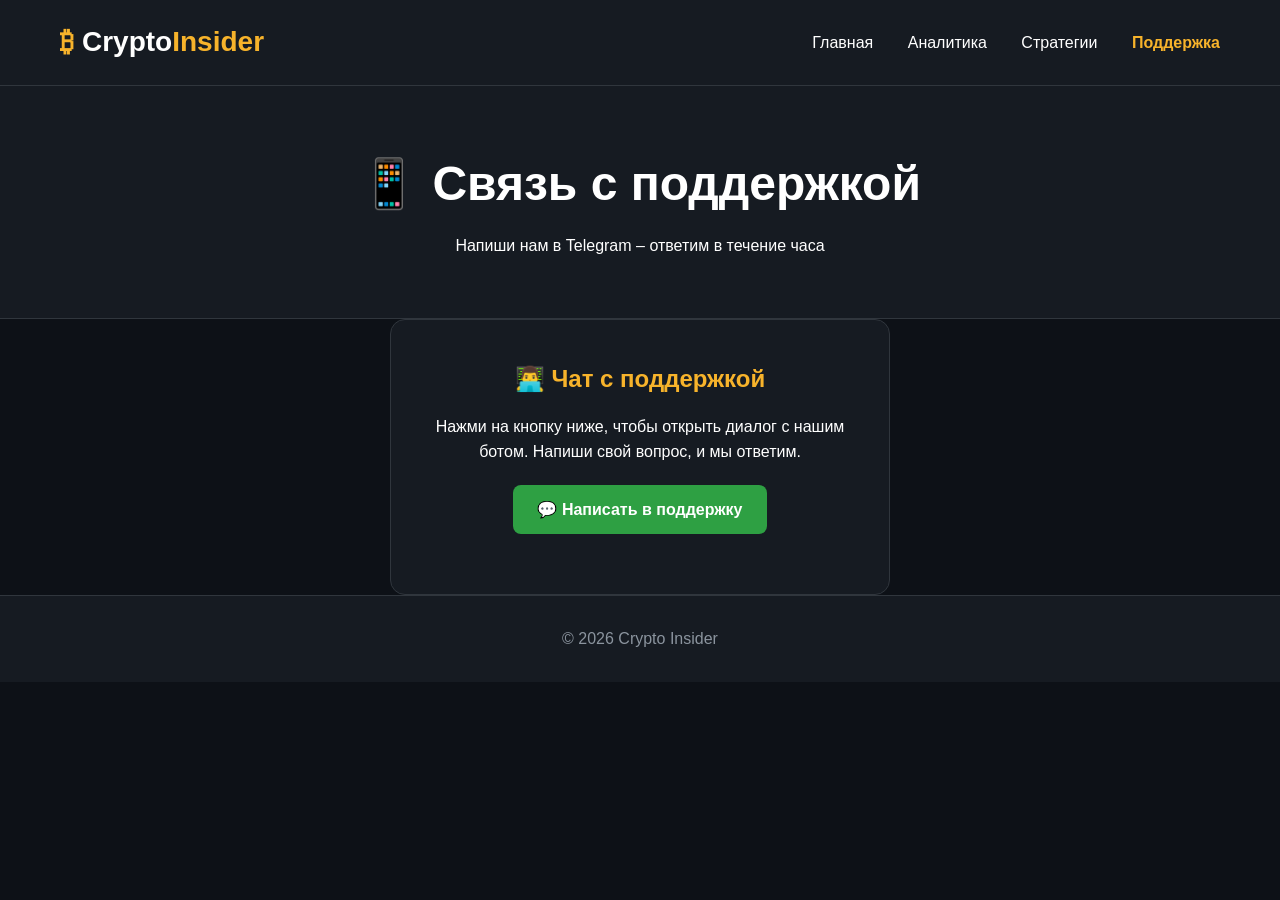
<file: contacts.html>
<!DOCTYPE html>
<html lang="ru">
<head>
    <meta charset="UTF-8">
    <title>Поддержка – Crypto Insider</title>
    <link rel="stylesheet" href="style.css">
</head>
<body>

<header>
    <div class="container">
        <div class="header-flex">
            <div class="logo">Crypto<span>Insider</span></div>
            <nav>
                <a href="index.html">Главная</a>
                <a href="analytics.html">Аналитика</a>
                <a href="strategies.html">Стратегии</a>
                <a href="contacts.html">Поддержка</a>
            </nav>
        </div>
    </div>
</header>

<section class="page-header">
    <div class="container">
        <h1>📱 Связь с поддержкой</h1>
        <p>Напиши нам в Telegram – ответим в течение часа</p>
    </div>
</section>

<section class="contacts-form">
    <div class="container">
        <div class="telegram-support">
            <h2>👨‍💻 Чат с поддержкой</h2>
            <p>Нажми на кнопку ниже, чтобы открыть диалог с нашим ботом. Напиши свой вопрос, и мы ответим.</p>
            <a href="https://t.me/CryptoInsiderSupportBot" class="btn-telegram" target="_blank">💬 Написать в поддержку</a>
        </div>
    </div>
</section>

<footer>
    <div class="container">
        <p>© 2026 Crypto Insider</p>
    </div>
</footer>

<script src="script.js"></script>
</body>
</html>
</file>
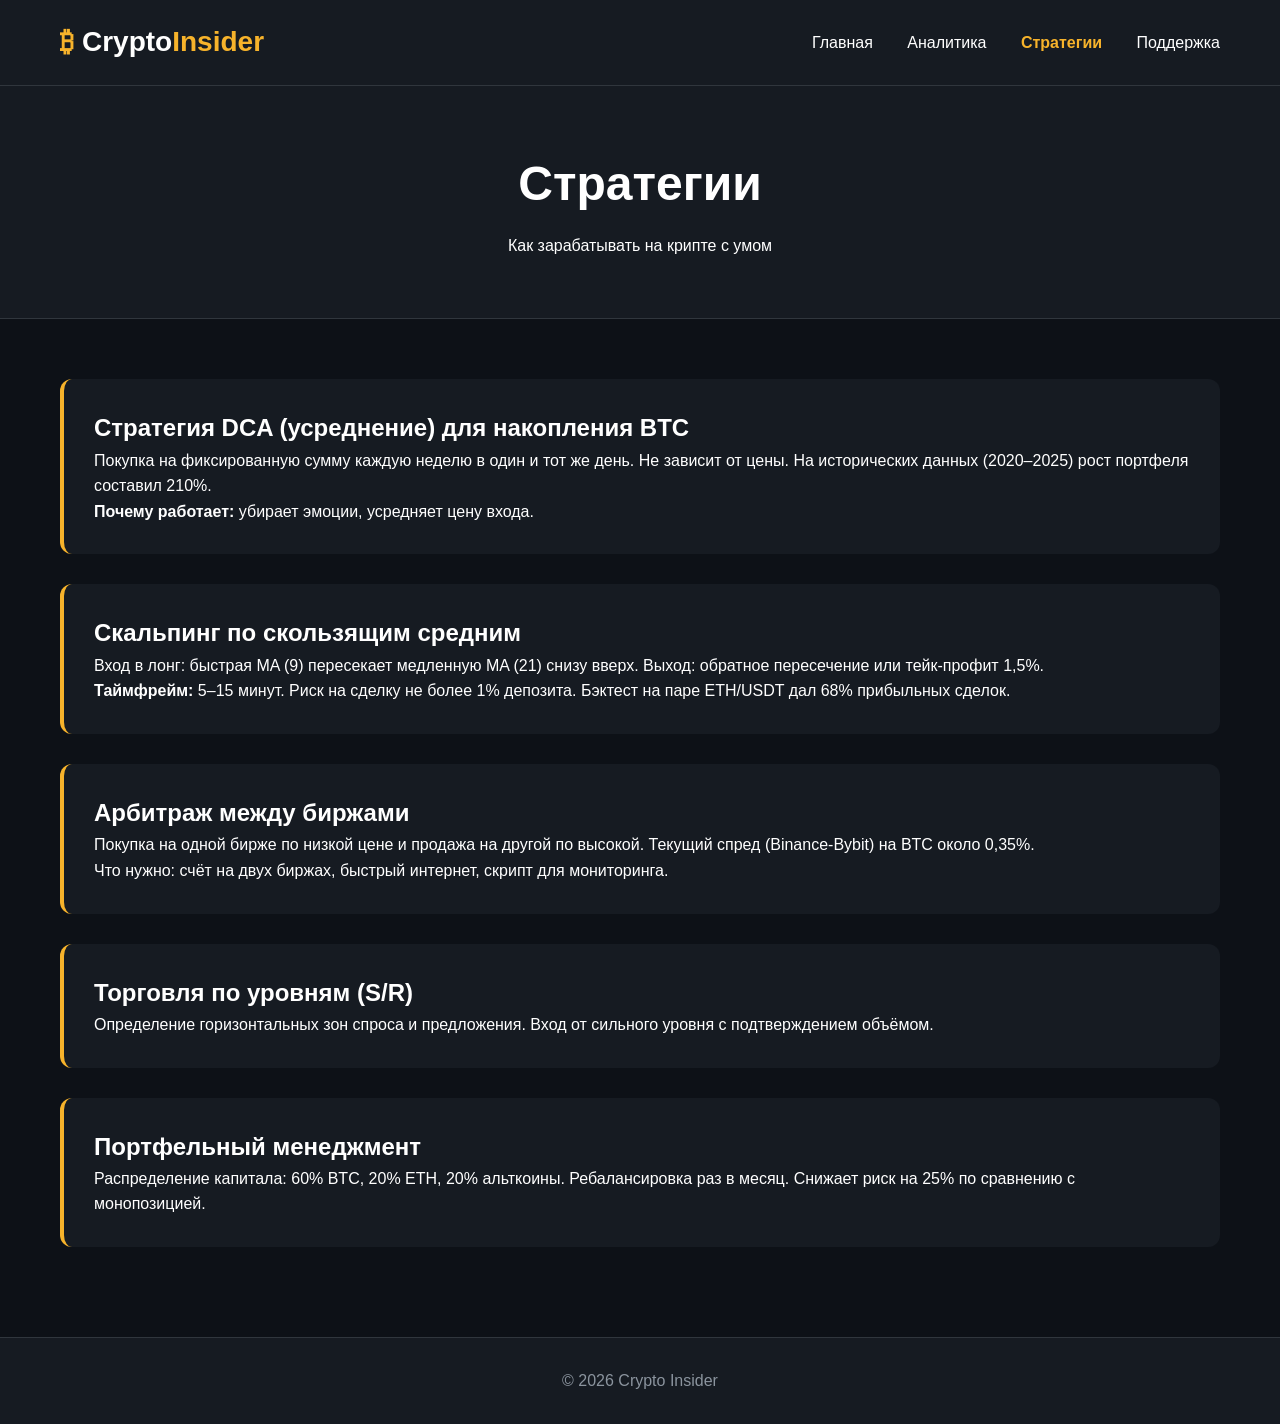
<file: strategies.html>
<!DOCTYPE html>
<html lang="ru">
<head>
    <meta charset="UTF-8">
    <title>Стратегии заработка на криптовалютах – Crypto Insider</title>
    <link rel="stylesheet" href="style.css">
</head>
<body>

<header>
    <div class="container">
        <div class="header-flex">
            <div class="logo">Crypto<span>Insider</span></div>
            <nav>
                <a href="index.html">Главная</a>
                <a href="analytics.html">Аналитика</a>
                <a href="strategies.html">Стратегии</a>
                <a href="contacts.html">Поддержка</a>
            </nav>
        </div>
    </div>
</header>

<section class="page-header">
    <div class="container">
        <h1>Стратегии</h1>
        <p>Как зарабатывать на крипте с умом</p>
    </div>
</section>

<section class="articles-list">
    <div class="container">
        <div class="post">
            <h2>Стратегия DCA (усреднение) для накопления BTC</h2>
            <p>Покупка на фиксированную сумму каждую неделю в один и тот же день. Не зависит от цены. На исторических данных (2020–2025) рост портфеля составил 210%.</p>
            <p><strong>Почему работает:</strong> убирает эмоции, усредняет цену входа.</p>
        </div>
        <div class="post">
            <h2>Скальпинг по скользящим средним</h2>
            <p>Вход в лонг: быстрая MA (9) пересекает медленную MA (21) снизу вверх. Выход: обратное пересечение или тейк-профит 1,5%.</p>
            <p><strong>Таймфрейм:</strong> 5–15 минут. Риск на сделку не более 1% депозита. Бэктест на паре ETH/USDT дал 68% прибыльных сделок.</p>
        </div>
        <div class="post">
            <h2>Арбитраж между биржами</h2>
            <p>Покупка на одной бирже по низкой цене и продажа на другой по высокой. Текущий спред (Binance-Bybit) на BTC около 0,35%.</p>
            <p>Что нужно: счёт на двух биржах, быстрый интернет, скрипт для мониторинга.</p>
        </div>
        <div class="post">
            <h2>Торговля по уровням (S/R)</h2>
            <p>Определение горизонтальных зон спроса и предложения. Вход от сильного уровня с подтверждением объёмом.</p>
        </div>
        <div class="post">
            <h2>Портфельный менеджмент</h2>
            <p>Распределение капитала: 60% BTC, 20% ETH, 20% альткоины. Ребалансировка раз в месяц. Снижает риск на 25% по сравнению с монопозицией.</p>
        </div>
    </div>
</section>

<footer>
    <div class="container">
        <p>© 2026 Crypto Insider</p>
    </div>
</footer>

<script src="script.js"></script>
</body>
</html>
</file>
<file: style.css>
* {
    margin: 0;
    padding: 0;
    box-sizing: border-box;
}

body {
    font-family: 'Segoe UI', Tahoma, Geneva, Verdana, sans-serif;
    background: #0D1117;
    color: #fff;
    line-height: 1.6;
}

.container {
    max-width: 1200px;
    margin: 0 auto;
    padding: 0 20px;
}

header {
    background: #161B22;
    padding: 20px 0;
    border-bottom: 1px solid #30363D;
    position: sticky;
    top: 0;
    z-index: 100;
}

.header-flex {
    display: flex;
    justify-content: space-between;
    align-items: center;
    flex-wrap: wrap;
}

.logo {
    font-size: 28px;
    font-weight: bold;
    animation: fadeIn 1s ease;
}

.logo::before {
    content: "₿";
    color: #F7B32B;
    margin-right: 8px;
    font-size: 28px;
    animation: pulse 2s infinite;
}

.logo span {
    color: #F7B32B;
}

nav a {
    color: #fff;
    text-decoration: none;
    margin-left: 30px;
    transition: all 0.3s;
    position: relative;
}

nav a:hover {
    color: #F7B32B;
}

nav a::after {
    content: '';
    position: absolute;
    bottom: -5px;
    left: 0;
    width: 0%;
    height: 2px;
    background: #F7B32B;
    transition: 0.3s;
}

nav a:hover::after {
    width: 100%;
}

.hero {
    padding: 100px 0;
    text-align: center;
    background: radial-gradient(circle at 20% 50%, #0D1117 0%, #161B22 100%);
    animation: fadeInUp 1s ease;
}

.hero h1 {
    font-size: 48px;
    margin-bottom: 20px;
    animation: slideIn 0.8s ease;
}

.hero p {
    font-size: 20px;
    color: #8B949E;
    margin-bottom: 30px;
}

.btn {
    display: inline-block;
    background: #F7B32B;
    color: #0D1117;
    padding: 12px 28px;
    text-decoration: none;
    font-weight: bold;
    border-radius: 8px;
    transition: transform 0.2s, background 0.2s;
    box-shadow: 0 4px 15px rgba(247, 179, 43, 0.3);
}

.btn:hover {
    background: #ffcc4d;
    transform: translateY(-2px);
}

.page-header {
    padding: 60px 0;
    text-align: center;
    background: #161B22;
    border-bottom: 1px solid #30363D;
}

.page-header h1 {
    font-size: 48px;
    margin-bottom: 10px;
}

.articles-list {
    padding: 60px 0;
}

.post {
    background: #161B22;
    padding: 30px;
    margin-bottom: 30px;
    border-radius: 12px;
    border-left: 4px solid #F7B32B;
    transition: transform 0.2s, box-shadow 0.2s;
}

.post:hover {
    transform: translateY(-3px);
    box-shadow: 0 10px 20px rgba(0,0,0,0.3);
}

.download {
    padding: 80px 0;
    text-align: center;
    background: #161B22;
    border-top: 1px solid #30363D;
    border-bottom: 1px solid #30363D;
}

.download-box {
    background: rgba(46, 160, 67, 0.1);
    border-radius: 16px;
    padding: 25px;
    text-align: center;
    backdrop-filter: blur(4px);
    transition: 0.3s;
}

.download-box:hover {
    background: rgba(46, 160, 67, 0.2);
    transform: scale(1.01);
}

.download-counter {
    margin-top: 15px;
    font-size: 18px;
    color: #8B949E;
}

.download-counter span {
    font-weight: bold;
    color: #2EA043;
    font-size: 24px;
    animation: counterPop 0.3s ease;
}

.btn-download {
    display: inline-block;
    background: #2EA043;
    color: #fff;
    padding: 14px 32px;
    text-decoration: none;
    font-weight: bold;
    border-radius: 8px;
    font-size: 18px;
    transition: 0.2s;
    box-shadow: 0 4px 15px rgba(46, 160, 67, 0.3);
}

.btn-download:hover {
    background: #3fb950;
    transform: translateY(-2px);
}

.btn-telegram {
    display: inline-block;
    background: #2EA043;
    color: #fff;
    padding: 12px 24px;
    text-decoration: none;
    font-weight: bold;
    border-radius: 8px;
    margin: 20px 0;
    transition: 0.3s;
}

.btn-telegram:hover {
    background: #3fb950;
    transform: scale(1.02);
}

.telegram-support {
    text-align: center;
    background: #161B22;
    padding: 40px;
    border-radius: 15px;
    border: 1px solid #30363D;
    max-width: 500px;
    margin: 0 auto;
}

.telegram-support h2 {
    margin-bottom: 15px;
    color: #F7B32B;
}

footer {
    background: #161B22;
    padding: 30px 0;
    text-align: center;
    color: #8B949E;
    border-top: 1px solid #30363D;
}

@keyframes fadeIn {
    from { opacity: 0; }
    to { opacity: 1; }
}

@keyframes fadeInUp {
    from { opacity: 0; transform: translateY(20px); }
    to { opacity: 1; transform: translateY(0); }
}

@keyframes slideIn {
    from { opacity: 0; transform: translateX(-30px); }
    to { opacity: 1; transform: translateX(0); }
}

@keyframes pulse {
    0% { text-shadow: 0 0 0px #F7B32B; }
    50% { text-shadow: 0 0 10px #F7B32B; }
    100% { text-shadow: 0 0 0px #F7B32B; }
}

@keyframes counterPop {
    0% { transform: scale(1); }
    50% { transform: scale(1.2); }
    100% { transform: scale(1); }
}

@media (max-width: 768px) {
    .hero h1 { font-size: 32px; }
    .header-flex { flex-direction: column; gap: 15px; }
    nav a { margin: 0 15px; }
    .page-header h1 { font-size: 32px; }
}
</file>
